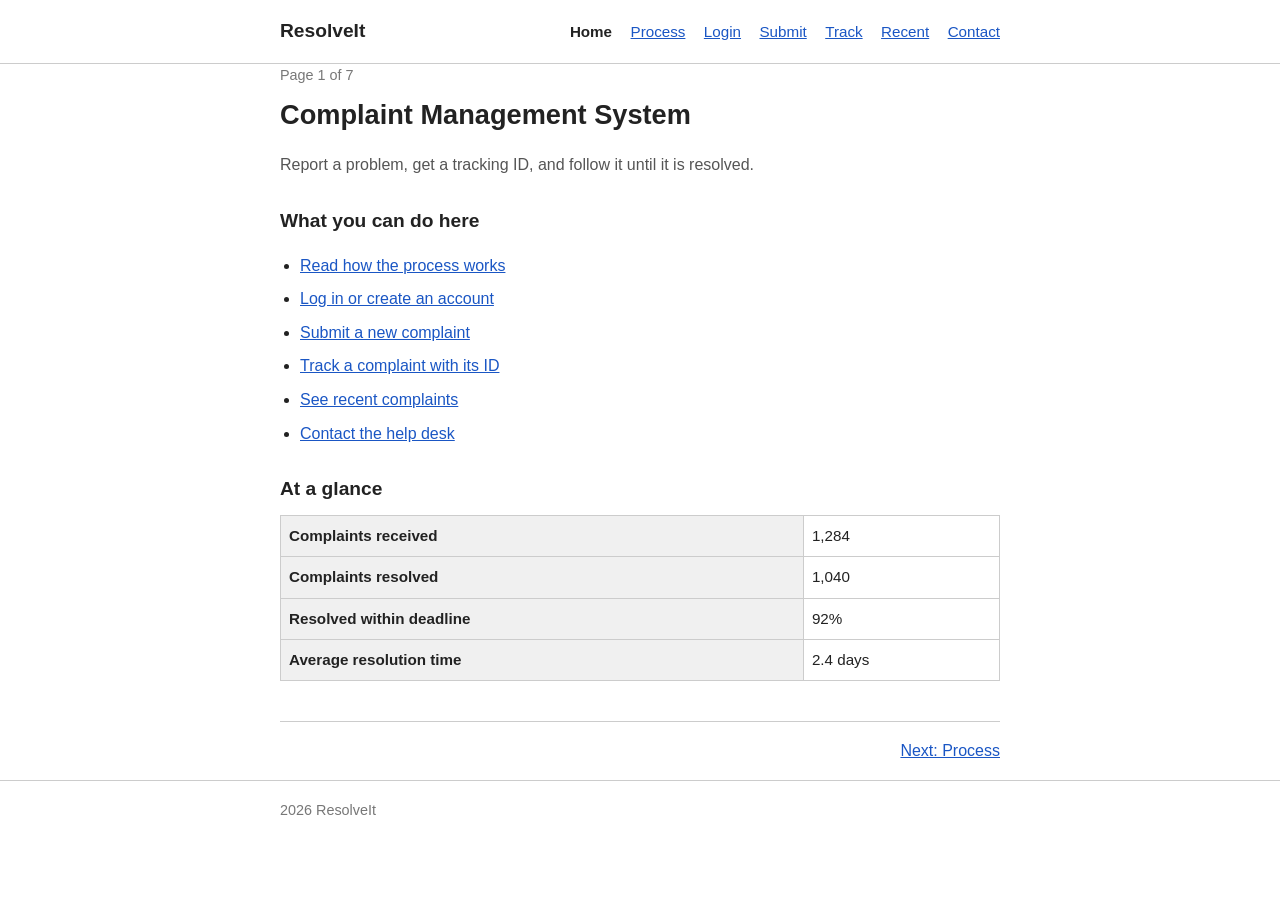
<file: index.html>
<!DOCTYPE html>
<html lang="en">
<head>
  <meta charset="UTF-8">
  <meta name="viewport" content="width=device-width, initial-scale=1.0">
  <title>Home | ResolveIt</title>
  <link rel="stylesheet" href="style.css">
  <script src="app.js" defer></script>
</head>
<body>

  <header class="site-header">
    <div class="wrap">
      <a href="index.html" class="logo">ResolveIt</a>
      <nav class="menu">
        <a href="index.html" class="here">Home</a>
        <a href="process.html">Process</a>
        <a href="login.html">Login</a>
        <a href="submit.html">Submit</a>
        <a href="track.html">Track</a>
        <a href="recent.html">Recent</a>
        <a href="contact.html">Contact</a>
      </nav>
    </div>
  </header>

  <main class="wrap">
    <p class="step-label">Page 1 of 7</p>
    <h1>Complaint Management System</h1>
    <p class="intro">Report a problem, get a tracking ID, and follow it until it is resolved.</p>

    <h2>What you can do here</h2>
    <ul class="plain">
      <li><a href="process.html">Read how the process works</a></li>
      <li><a href="login.html">Log in or create an account</a></li>
      <li><a href="submit.html">Submit a new complaint</a></li>
      <li><a href="track.html">Track a complaint with its ID</a></li>
      <li><a href="recent.html">See recent complaints</a></li>
      <li><a href="contact.html">Contact the help desk</a></li>
    </ul>

    <h2>At a glance</h2>
    <table>
      <tr><th>Complaints received</th><td>1,284</td></tr>
      <tr><th>Complaints resolved</th><td>1,040</td></tr>
      <tr><th>Resolved within deadline</th><td>92%</td></tr>
      <tr><th>Average resolution time</th><td>2.4 days</td></tr>
    </table>

    <div class="pager">
      <span></span>
      <a href="process.html">Next: Process </a>
    </div>
  </main>

  <footer class="site-footer">
    <div class="wrap"> 2026 ResolveIt</div>
  </footer>

</body>
</html>
</file>
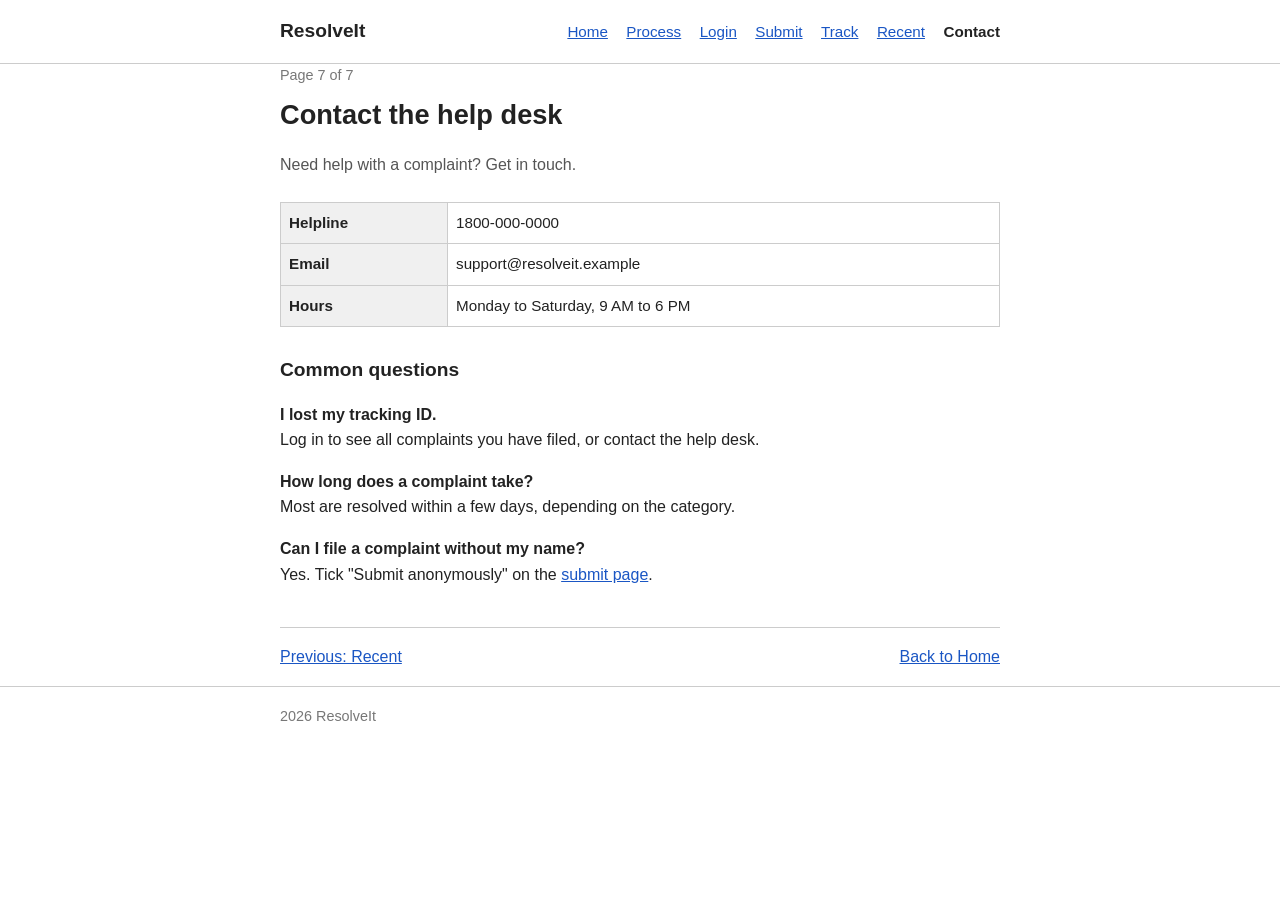
<file: contact.html>
<!DOCTYPE html>
<html lang="en">
<head>
  <meta charset="UTF-8">
  <meta name="viewport" content="width=device-width, initial-scale=1.0">
  <title>Contact | ResolveIt</title>
  <link rel="stylesheet" href="style.css">
  <script src="app.js" defer></script>
</head>
<body>

  <header class="site-header">
    <div class="wrap">
      <a href="index.html" class="logo">ResolveIt</a>
      <nav class="menu">
        <a href="index.html">Home</a>
        <a href="process.html">Process</a>
        <a href="login.html">Login</a>
        <a href="submit.html">Submit</a>
        <a href="track.html">Track</a>
        <a href="recent.html">Recent</a>
        <a href="contact.html" class="here">Contact</a>
      </nav>
    </div>
  </header>

  <main class="wrap">
    <p class="step-label">Page 7 of 7</p>
    <h1>Contact the help desk</h1>
    <p class="intro">Need help with a complaint? Get in touch.</p>

    <table>
      <tr><th>Helpline</th><td>1800-000-0000</td></tr>
      <tr><th>Email</th><td>support@resolveit.example</td></tr>
      <tr><th>Hours</th><td>Monday to Saturday, 9 AM to 6 PM</td></tr>
    </table>

    <h2>Common questions</h2>
    <p><strong>I lost my tracking ID.</strong><br>Log in to see all complaints you have filed, or contact the help desk.</p>
    <p><strong>How long does a complaint take?</strong><br>Most are resolved within a few days, depending on the category.</p>
    <p><strong>Can I file a complaint without my name?</strong><br>Yes. Tick "Submit anonymously" on the <a href="submit.html">submit page</a>.</p>

    <div class="pager">
      <a href="recent.html"> Previous: Recent</a>
      <a href="index.html">Back to Home </a>
    </div>
  </main>

  <footer class="site-footer">
    <div class="wrap"> 2026 ResolveIt</div>
  </footer>

</body>
</html>
</file>
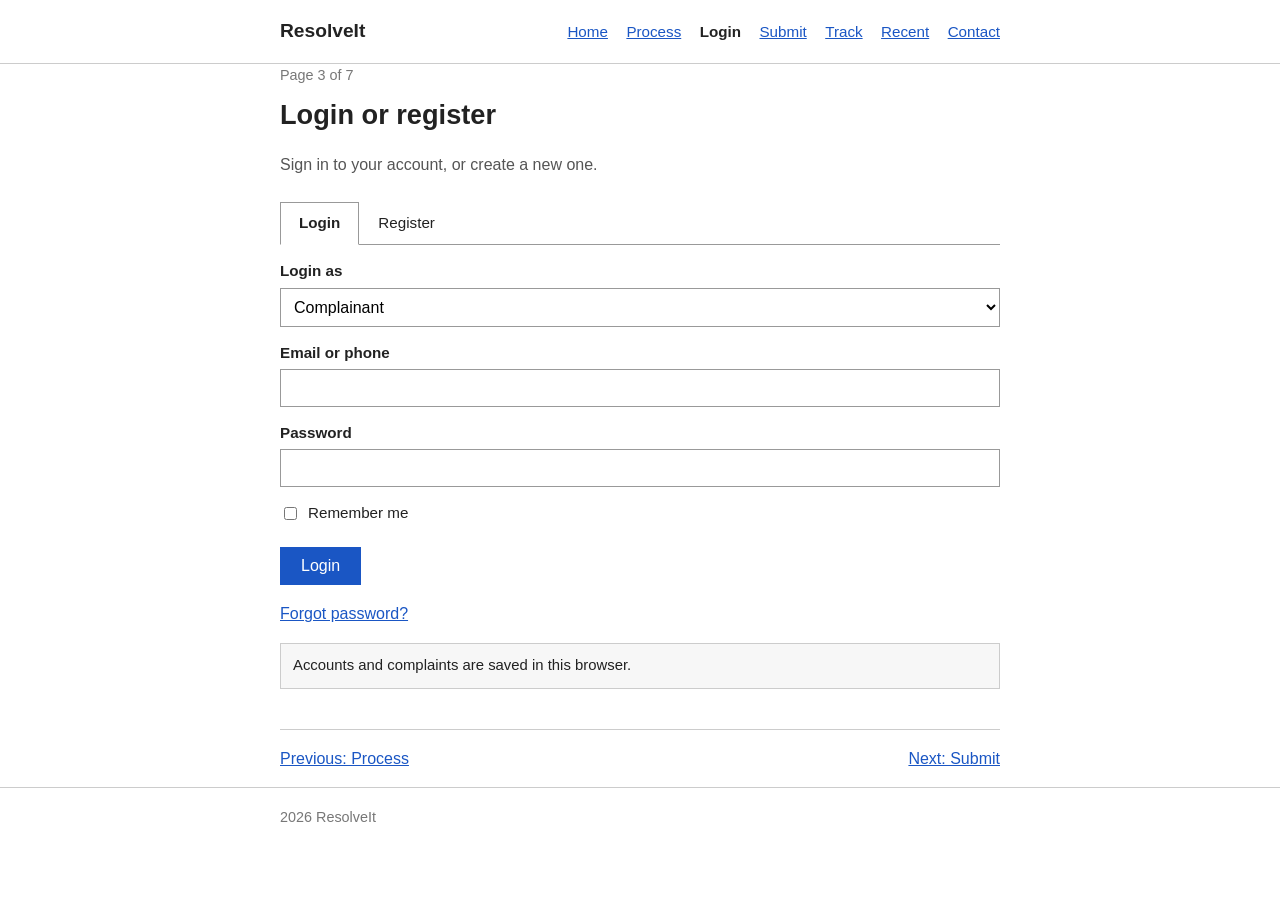
<file: login.html>
<!DOCTYPE html>
<html lang="en">
<head>
  <meta charset="UTF-8">
  <meta name="viewport" content="width=device-width, initial-scale=1.0">
  <title>Login | ResolveIt</title>
  <link rel="stylesheet" href="style.css">
  <script src="app.js" defer></script>
</head>
<body>

  <header class="site-header">
    <div class="wrap">
      <a href="index.html" class="logo">ResolveIt</a>
      <nav class="menu">
        <a href="index.html">Home</a>
        <a href="process.html">Process</a>
        <a href="login.html" class="here">Login</a>
        <a href="submit.html">Submit</a>
        <a href="track.html">Track</a>
        <a href="recent.html">Recent</a>
        <a href="contact.html">Contact</a>
      </nav>
    </div>
  </header>

  <main class="wrap">
    <p class="step-label">Page 3 of 7</p>
    <h1>Login or register</h1>
    <p class="intro">Sign in to your account, or create a new one.</p>

    <div class="tabbed">
      <input type="radio" name="auth-tab" id="tab-login" class="tab-input" checked>
      <input type="radio" name="auth-tab" id="tab-register" class="tab-input">

      <div class="tabs">
        <label for="tab-login">Login</label>
        <label for="tab-register">Register</label>
      </div>

      <!-- Login -->
      <form class="login-form" action="#" onsubmit="return false;">
        <label for="login-role">Login as</label>
        <select id="login-role">
          <option>Complainant</option>
          <option>Staff / Officer</option>
          <option>Administrator</option>
        </select>

        <label for="login-email">Email or phone</label>
        <input type="text" id="login-email">

        <label for="login-pass">Password</label>
        <input type="password" id="login-pass">

        <label class="inline"><input type="checkbox"> Remember me</label>

        <button type="submit">Login</button>
        <p><a href="#">Forgot password?</a></p>
      </form>

      <!-- Register -->
      <form class="register-form" action="#" onsubmit="return false;">
        <label for="reg-name">Full name</label>
        <input type="text" id="reg-name">

        <label for="reg-email">Email</label>
        <input type="text" id="reg-email">

        <label for="reg-phone">Mobile number</label>
        <input type="text" id="reg-phone">

        <label for="reg-pass">Password</label>
        <input type="password" id="reg-pass">

        <label for="reg-pass2">Confirm password</label>
        <input type="password" id="reg-pass2">

        <label class="inline"><input type="checkbox"> I agree to the terms of use</label>

        <button type="submit">Create account</button>
      </form>
    </div>

    <p class="note">This is a demo. Nothing is saved or checked yet.</p>

    <div class="pager">
      <a href="process.html"> Previous: Process</a>
      <a href="submit.html">Next: Submit </a>
    </div>
  </main>

  <footer class="site-footer">
    <div class="wrap"> 2026 ResolveIt</div>
  </footer>

</body>
</html>
</file>
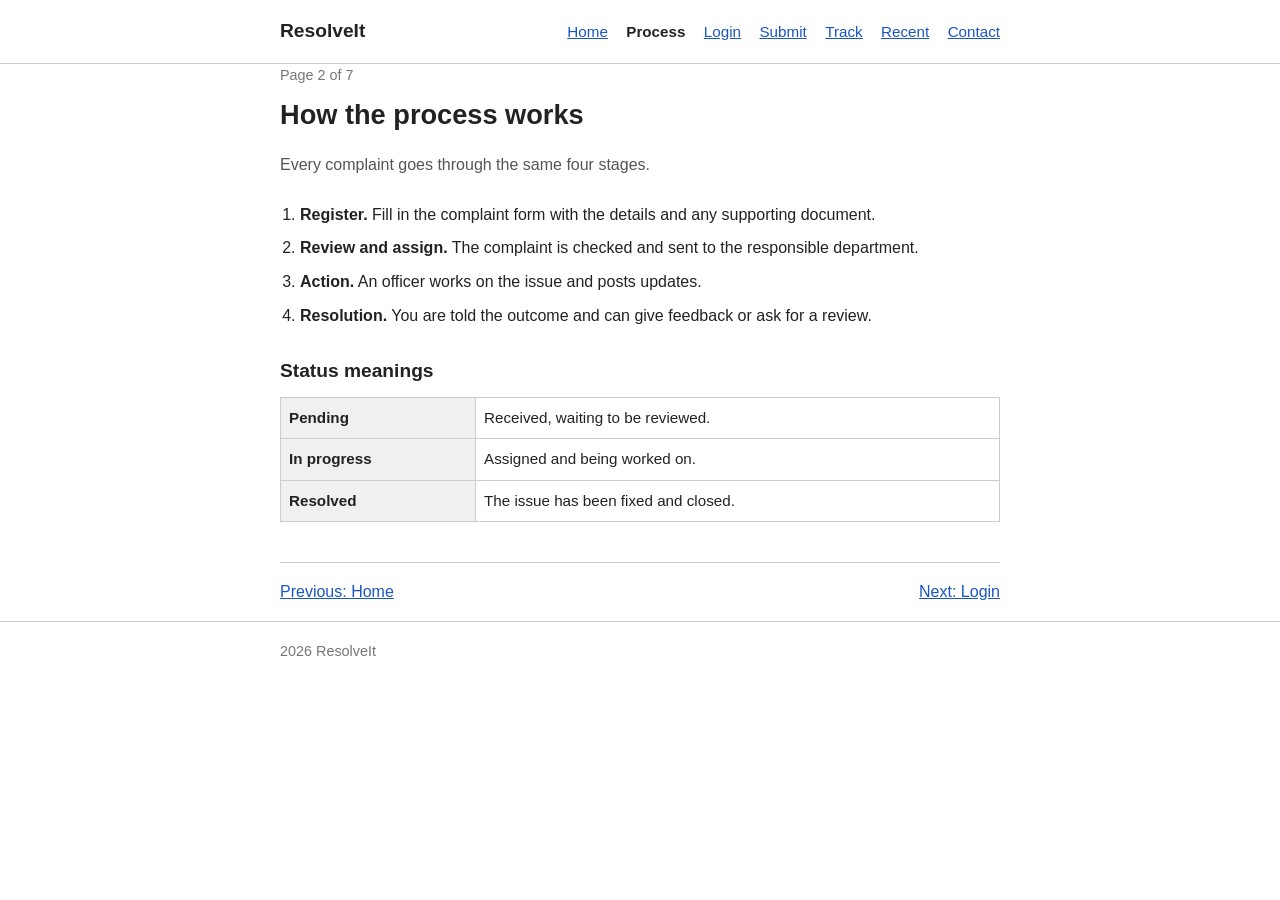
<file: process.html>
<!DOCTYPE html>
<html lang="en">
<head>
  <meta charset="UTF-8">
  <meta name="viewport" content="width=device-width, initial-scale=1.0">
  <title>Process | ResolveIt</title>
  <link rel="stylesheet" href="style.css">
  <script src="app.js" defer></script>
</head>
<body>

  <header class="site-header">
    <div class="wrap">
      <a href="index.html" class="logo">ResolveIt</a>
      <nav class="menu">
        <a href="index.html">Home</a>
        <a href="process.html" class="here">Process</a>
        <a href="login.html">Login</a>
        <a href="submit.html">Submit</a>
        <a href="track.html">Track</a>
        <a href="recent.html">Recent</a>
        <a href="contact.html">Contact</a>
      </nav>
    </div>
  </header>

  <main class="wrap">
    <p class="step-label">Page 2 of 7</p>
    <h1>How the process works</h1>
    <p class="intro">Every complaint goes through the same four stages.</p>

    <ol class="plain">
      <li><strong>Register.</strong> Fill in the complaint form with the details and any supporting document.</li>
      <li><strong>Review and assign.</strong> The complaint is checked and sent to the responsible department.</li>
      <li><strong>Action.</strong> An officer works on the issue and posts updates.</li>
      <li><strong>Resolution.</strong> You are told the outcome and can give feedback or ask for a review.</li>
    </ol>

    <h2>Status meanings</h2>
    <table>
      <tr><th>Pending</th><td>Received, waiting to be reviewed.</td></tr>
      <tr><th>In progress</th><td>Assigned and being worked on.</td></tr>
      <tr><th>Resolved</th><td>The issue has been fixed and closed.</td></tr>
    </table>

    <div class="pager">
      <a href="index.html"> Previous: Home</a>
      <a href="login.html">Next: Login </a>
    </div>
  </main>

  <footer class="site-footer">
    <div class="wrap"> 2026 ResolveIt</div>
  </footer>

</body>
</html>
</file>
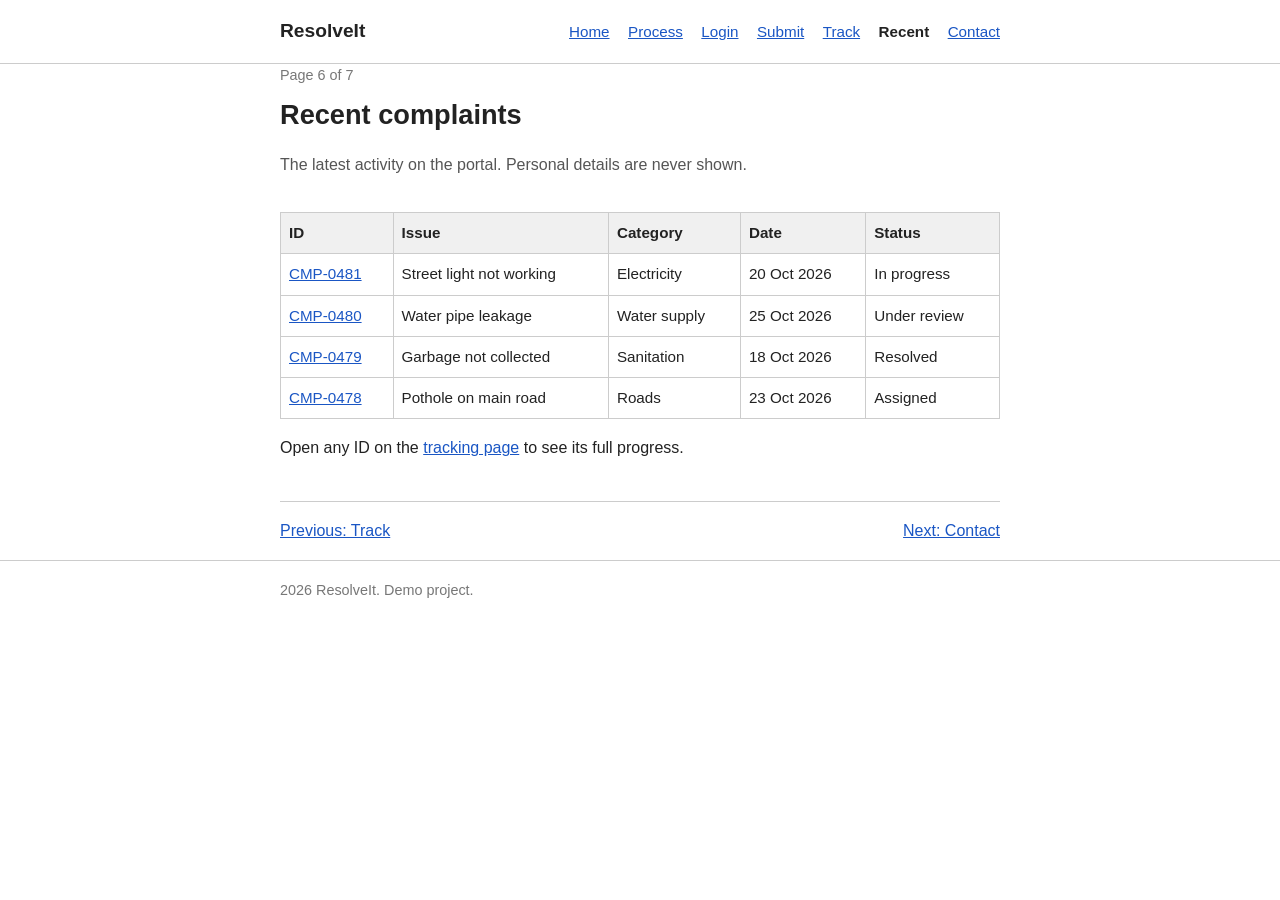
<file: recent.html>
<!DOCTYPE html>
<html lang="en">
<head>
  <meta charset="UTF-8">
  <meta name="viewport" content="width=device-width, initial-scale=1.0">
  <title>Recent Complaints | ResolveIt</title>
  <link rel="stylesheet" href="style.css">
  <script src="app.js" defer></script>
</head>
<body>

  <header class="site-header">
    <div class="wrap">
      <a href="index.html" class="logo">ResolveIt</a>
      <nav class="menu">
        <a href="index.html">Home</a>
        <a href="process.html">Process</a>
        <a href="login.html">Login</a>
        <a href="submit.html">Submit</a>
        <a href="track.html">Track</a>
        <a href="recent.html" class="here">Recent</a>
        <a href="contact.html">Contact</a>
      </nav>
    </div>
  </header>

  <main class="wrap">
    <p class="step-label">Page 6 of 7</p>
    <h1>Recent complaints</h1>
    <p class="intro">The latest activity on the portal. Personal details are never shown.</p>

    <div class="table-scroll">
      <table>
        <thead>
          <tr><th>ID</th><th>Issue</th><th>Category</th><th>Date</th><th>Status</th></tr>
        </thead>
        <tbody>
          <tr><td>CMP-0481</td><td>Street light not working</td><td>Electricity</td><td>20 Oct 2026</td><td>In progress</td></tr>
          <tr><td>CMP-0480</td><td>Water pipe leakage</td><td>Water supply</td><td>25 Oct 2026</td><td>Under review</td></tr>
          <tr><td>CMP-0479</td><td>Garbage not collected</td><td>Sanitation</td><td>18 Oct 2026</td><td>Resolved</td></tr>
          <tr><td>CMP-0478</td><td>Pothole on main road</td><td>Roads</td><td>23 Oct 2026</td><td>Assigned</td></tr>
        </tbody>
      </table>
    </div>

    <p>Open any ID on the <a href="track.html">tracking page</a> to see its full progress.</p>

    <div class="pager">
      <a href="track.html"> Previous: Track</a>
      <a href="contact.html">Next: Contact </a>
    </div>
  </main>

  <footer class="site-footer">
    <div class="wrap"> 2026 ResolveIt. Demo project.</div>
  </footer>

</body>
</html>
</file>
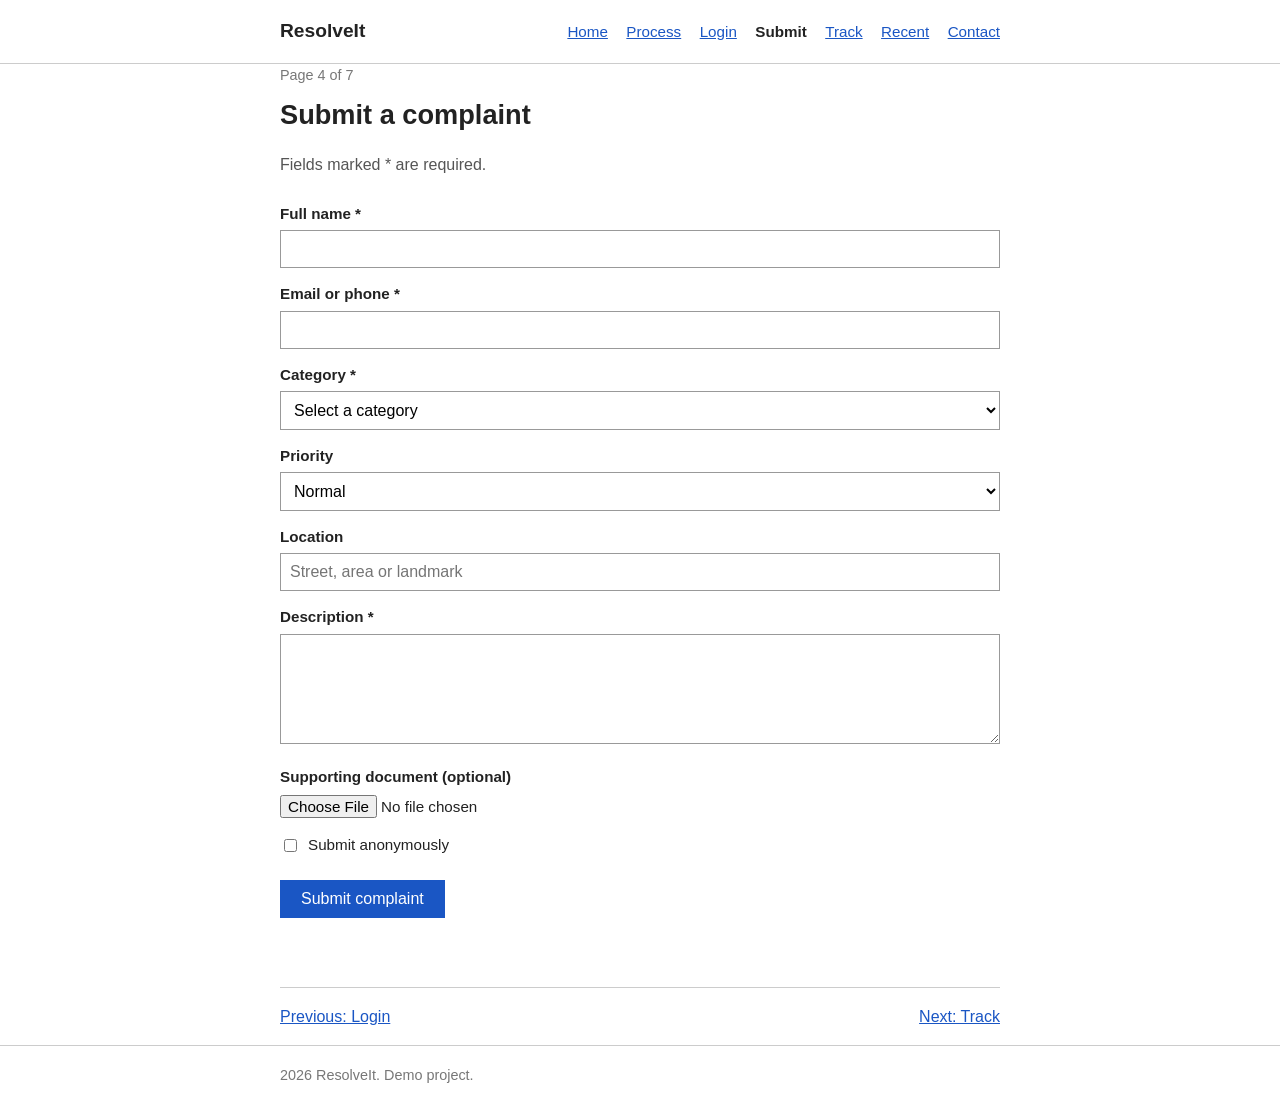
<file: submit.html>
<!DOCTYPE html>
<html lang="en">
<head>
  <meta charset="UTF-8">
  <meta name="viewport" content="width=device-width, initial-scale=1.0">
  <title>Submit a Complaint | ResolveIt</title>
  <link rel="stylesheet" href="style.css">
  <script src="app.js" defer></script>
</head>
<body>

  <header class="site-header">
    <div class="wrap">
      <a href="index.html" class="logo">ResolveIt</a>
      <nav class="menu">
        <a href="index.html">Home</a>
        <a href="process.html">Process</a>
        <a href="login.html">Login</a>
        <a href="submit.html" class="here">Submit</a>
        <a href="track.html">Track</a>
        <a href="recent.html">Recent</a>
        <a href="contact.html">Contact</a>
      </nav>
    </div>
  </header>

  <main class="wrap">
    <p class="step-label">Page 4 of 7</p>
    <h1>Submit a complaint</h1>
    <p class="intro">Fields marked * are required.</p>

    <form id="complaintForm" action="#">
      <label for="name">Full name *</label>
      <input type="text" id="name">

      <label for="contact">Email or phone *</label>
      <input type="text" id="contact">

      <label for="category">Category *</label>
      <select id="category">
        <option value="">Select a category</option>
        <option>Water supply</option>
        <option>Roads and infrastructure</option>
        <option>Electricity</option>
        <option>Sanitation</option>
        <option>Staff conduct</option>
        <option>Other</option>
      </select>

      <label for="priority">Priority</label>
      <select id="priority">
        <option>Normal</option>
        <option>High</option>
        <option>Urgent</option>
      </select>

      <label for="location">Location</label>
      <input type="text" id="location" placeholder="Street, area or landmark">

      <label for="details">Description *</label>
      <textarea id="details" rows="5"></textarea>

      <label for="file">Supporting document (optional)</label>
      <input type="file" id="file">

      <label class="inline"><input type="checkbox"> Submit anonymously</label>

      <button type="submit">Submit complaint</button>
      <p class="error" id="formError" role="alert"></p>
    </form>

    <div class="note" id="done" hidden>
      Your complaint has been recorded (demo). Your tracking ID is
      <strong id="newId"></strong>.
      <a href="track.html">Go to the tracking page</a>.
    </div>

    <div class="pager">
      <a href="login.html"> Previous: Login</a>
      <a href="track.html">Next: Track </a>
    </div>
  </main>

  <footer class="site-footer">
    <div class="wrap"> 2026 ResolveIt. Demo project.</div>
  </footer>

  

</body>
</html>
</file>
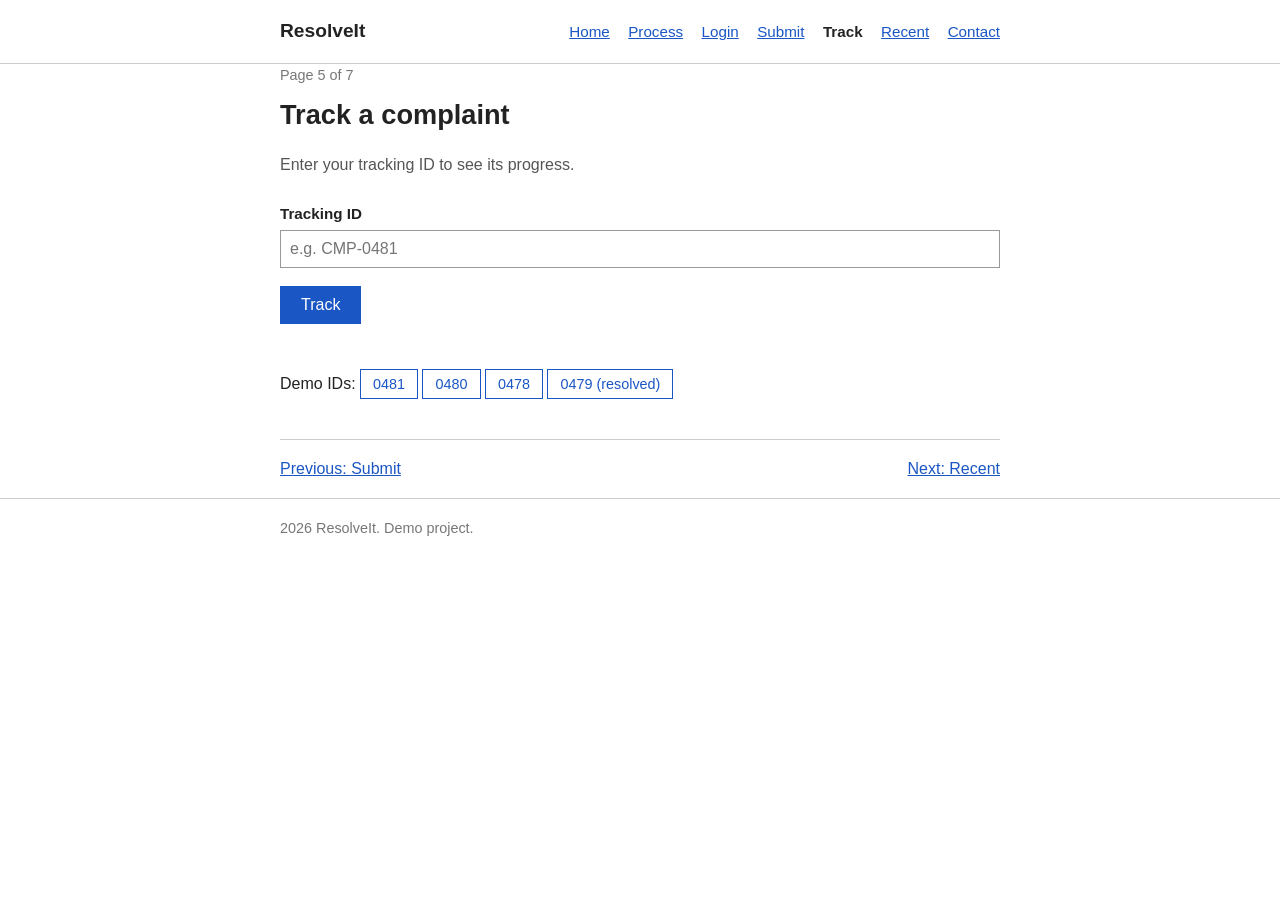
<file: track.html>
<!DOCTYPE html>
<html lang="en">
<head>
  <meta charset="UTF-8">
  <meta name="viewport" content="width=device-width, initial-scale=1.0">
  <title>Track a Complaint | ResolveIt</title>
  <link rel="stylesheet" href="style.css">
  <script src="app.js" defer></script>
</head>
<body>

  <header class="site-header">
    <div class="wrap">
      <a href="index.html" class="logo">ResolveIt</a>
      <nav class="menu">
        <a href="index.html">Home</a>
        <a href="process.html">Process</a>
        <a href="login.html">Login</a>
        <a href="submit.html">Submit</a>
        <a href="track.html" class="here">Track</a>
        <a href="recent.html">Recent</a>
        <a href="contact.html">Contact</a>
      </nav>
    </div>
  </header>

  <main class="wrap">
    <p class="step-label">Page 5 of 7</p>
    <h1>Track a complaint</h1>
    <p class="intro">Enter your tracking ID to see its progress.</p>

    <form id="trackForm" action="#" autocomplete="off">
      <label for="trackId">Tracking ID</label>
      <input type="text" id="trackId" placeholder="e.g. CMP-0481">
      <button type="submit">Track</button>
    </form>
    <p class="error" id="msg" role="alert"></p>

    <p>Demo IDs:
      <button type="button" class="small secondary" data-id="CMP-0481">0481</button>
      <button type="button" class="small secondary" data-id="CMP-0480">0480</button>
      <button type="button" class="small secondary" data-id="CMP-0478">0478</button>
      <button type="button" class="small secondary" data-id="CMP-0479">0479 (resolved)</button>
    </p>

    <div id="result" aria-live="polite"></div>

    <div class="pager">
      <a href="submit.html"> Previous: Submit</a>
      <a href="recent.html">Next: Recent </a>
    </div>
  </main>

  <footer class="site-footer">
    <div class="wrap"> 2026 ResolveIt. Demo project.</div>
  </footer>

  
</body>
</html>
</file>
<file: style.css>
* { box-sizing: border-box; }

body {
  font-family: Arial, Helvetica, sans-serif;
  color: #222;
  background: #fff;
  line-height: 1.6;
  margin: 0;
}

a { color: #1a56c4; }

.wrap { max-width: 760px; margin: 0 auto; padding: 0 20px; }

/*Header*/
.site-header { border-bottom: 1px solid #ccc; padding: 16px 0; }
.site-header .wrap { display: flex; flex-wrap: wrap; justify-content: space-between; align-items: center; gap: 10px; }
.logo { font-weight: bold; font-size: 1.2rem; color: #222; text-decoration: none; }
.menu a { margin-left: 14px; font-size: 0.95rem; }
.menu a.here { font-weight: bold; text-decoration: none; color: #222; }

/* Content */
main { padding: 30px 0 10px; }
h1 { font-size: 1.7rem; margin: 0 0 8px; }
h2 { font-size: 1.2rem; margin: 28px 0 8px; }
.step-label { color: #777; font-size: 0.9rem; margin: 0 0 6px; }
.intro { color: #555; margin-bottom: 24px; }

ol.plain, ul.plain { padding-left: 20px; }
ol.plain li, ul.plain li { margin-bottom: 8px; }

/* Forms */
label { display: block; margin: 14px 0 4px; font-weight: bold; font-size: 0.95rem; }
input[type="text"], input[type="password"], select, textarea {
  width: 100%;
  padding: 9px;
  font-size: 1rem;
  font-family: inherit;
  border: 1px solid #999;
  background: #fff;
}
input[type="file"] { font-size: 0.95rem; }
.inline { display: flex; align-items: center; gap: 8px; font-weight: normal; }
.inline input { width: auto; }

button, .button {
  display: inline-block;
  padding: 9px 20px;
  margin-top: 18px;
  font-size: 1rem;
  font-family: inherit;
  color: #fff;
  background: #1a56c4;
  border: 1px solid #1a56c4;
  cursor: pointer;
  text-decoration: none;
}
button.small { margin-top: 0; padding: 6px 12px; font-size: 0.9rem; }
button.secondary { color: #1a56c4; background: #fff; }

.note { margin-top: 16px; padding: 10px 12px; border: 1px solid #ccc; background: #f7f7f7; font-size: 0.93rem; }
.error { color: #b00020; margin-top: 10px; min-height: 1.2em; }

/* Tabs on the login page (no JavaScript) */
.tab-input { position: absolute; opacity: 0; pointer-events: none; }
.tabs { display: flex; gap: 0; border-bottom: 1px solid #999; margin-bottom: 10px; }
.tabs label { margin: 0; padding: 8px 18px; border: 1px solid transparent; cursor: pointer; font-weight: normal; }
#tab-login:checked ~ .tabs label[for="tab-login"],
#tab-register:checked ~ .tabs label[for="tab-register"] {
  border: 1px solid #999;
  border-bottom: 1px solid #fff;
  margin-bottom: -1px;
  font-weight: bold;
}
#tab-login:checked ~ .register-form { display: none; }
#tab-register:checked ~ .login-form { display: none; }

/* Tables */
table { width: 100%; border-collapse: collapse; margin-top: 10px; }
th, td { text-align: left; padding: 8px; border: 1px solid #ccc; font-size: 0.95rem; }
th { background: #f0f0f0; }
.table-scroll { overflow-x: auto; }

/* Tracker result */
.result { margin-top: 24px; border: 1px solid #ccc; padding: 18px; }
.result h2 { margin-top: 0; }
.meta { color: #666; font-size: 0.9rem; margin: 0 0 12px; }
.progress { list-style: none; padding: 0; margin: 14px 0; }
.progress li { padding: 6px 0 6px 26px; position: relative; color: #888; }
.progress li::before { content: "\25CB"; position: absolute; left: 0; }
.progress li.done { color: #222; }
.progress li.done::before { content: "\2713"; color: #1b7f4b; font-weight: bold; }
.progress li.current { color: #1a56c4; font-weight: bold; }
.progress li.current::before { content: "\25CF"; color: #1a56c4; }
.log { padding-left: 18px; font-size: 0.93rem; }
.stars button { margin: 0 2px 0 0; padding: 2px 8px; font-size: 1.3rem; color: #bbb; background: #fff; border: 1px solid #ccc; }
.stars button.on { color: #e09b00; }

/* Previous / next */
.pager { display: flex; justify-content: space-between; margin: 40px 0 0; padding: 16px 0; border-top: 1px solid #ccc; }

.site-footer { border-top: 1px solid #ccc; padding: 18px 0; color: #777; font-size: 0.9rem; }

@media (max-width: 520px) {
  .menu a { margin: 0 12px 0 0; }
}
</file>
